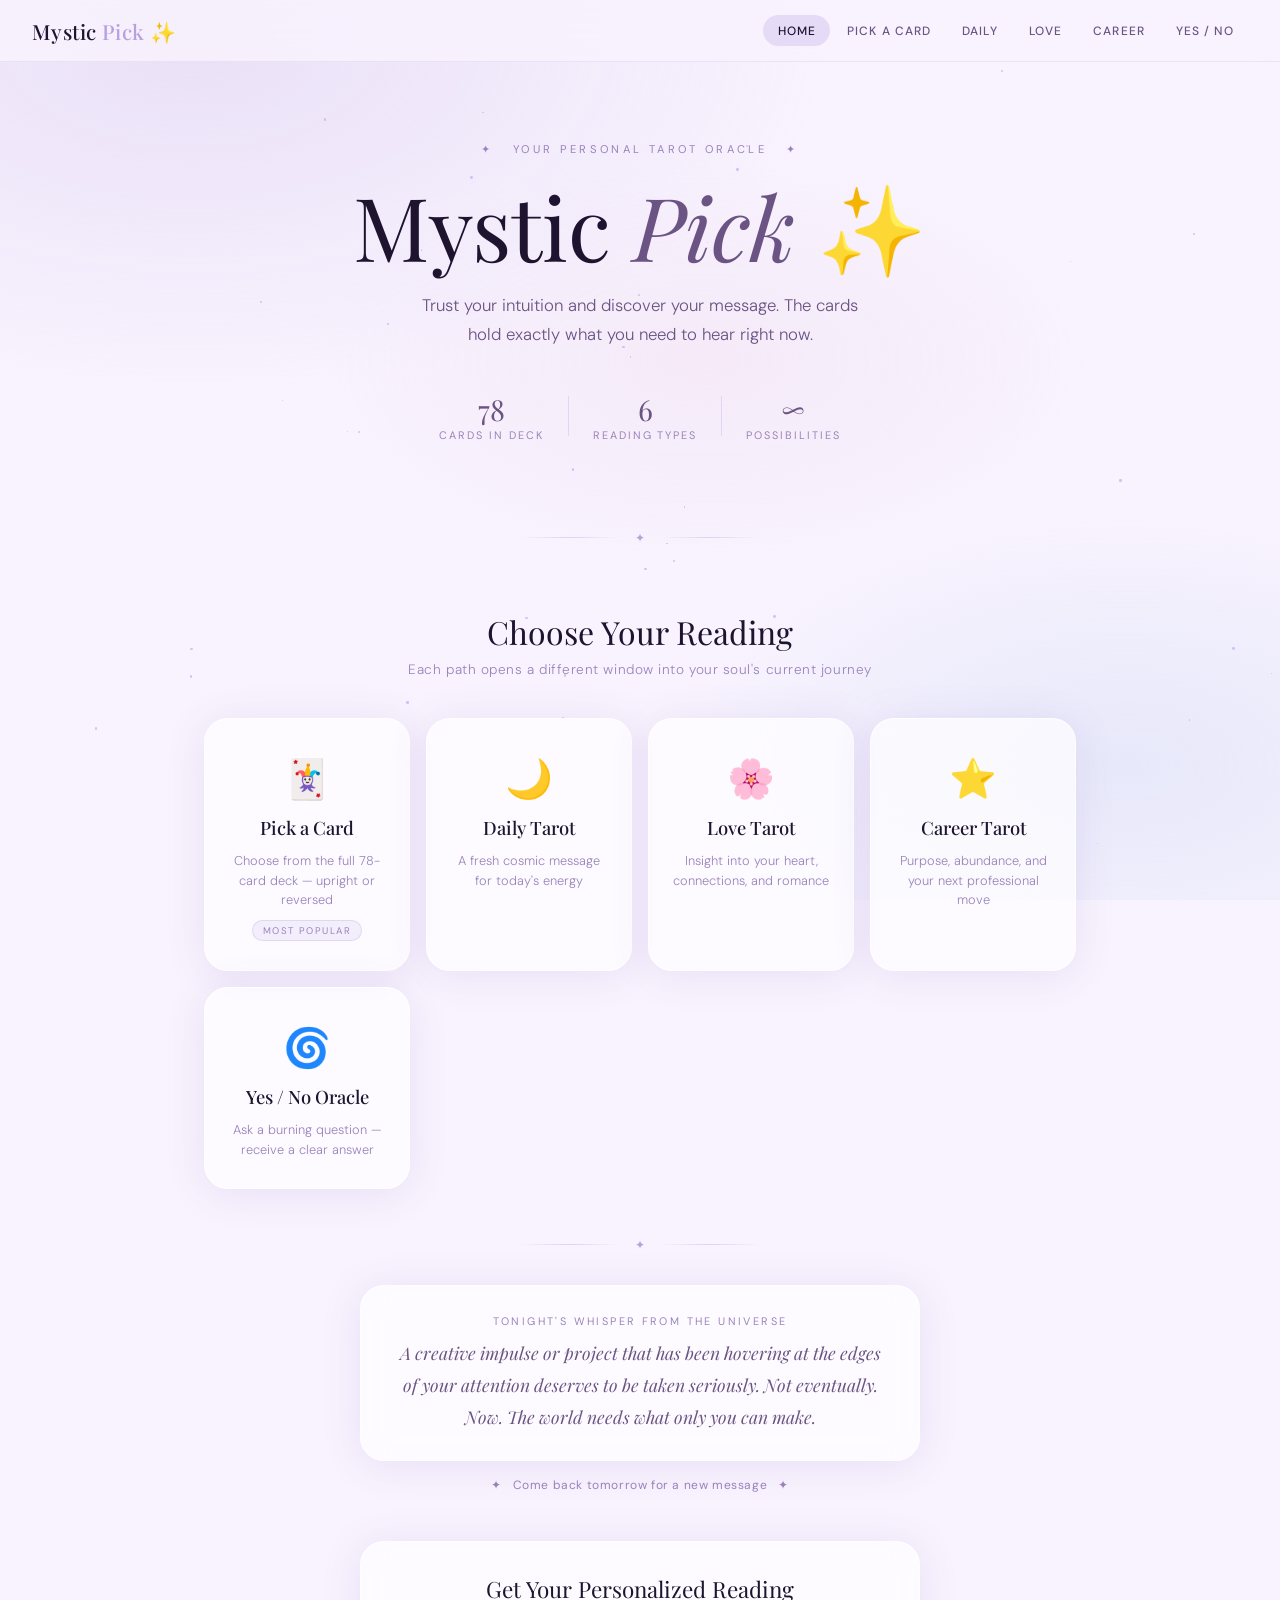
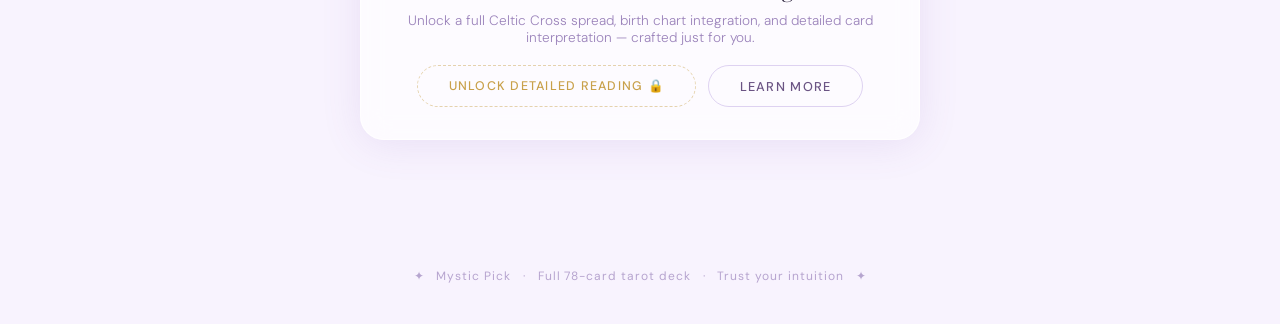
<file: index.html>
<!DOCTYPE html>
<html lang="en">
<head>
  <meta charset="UTF-8">
  <meta name="viewport" content="width=device-width, initial-scale=1.0">
  <title>Mystic Pick ✨ — Tarot Readings</title>
  <link rel="stylesheet" href="style.css">
  <script defer src="https://cdn.vercel-insights.com/v1/script.js"></script>
  <style>
    .home-subtitle-row {
      display: flex;
      align-items: center;
      justify-content: center;
      gap: 1.5rem;
      margin-bottom: 3rem;
      flex-wrap: wrap;
    }
    .home-stat {
      text-align: center;
    }
    .home-stat-num {
      font-family: var(--serif);
      font-size: 1.8rem;
      font-weight: 400;
      color: var(--ink2);
    }
    .home-stat-label {
      font-size: 0.68rem;
      letter-spacing: 0.18em;
      text-transform: uppercase;
      color: var(--ink3);
    }
    .stat-sep {
      width: 1px;
      height: 40px;
      background: rgba(184,159,224,0.3);
    }
    .tonight-strip {
      max-width: 560px;
      margin: 0 auto;
      padding: 1.75rem 2rem;
      text-align: center;
    }
    .tonight-eyebrow {
      font-size: 0.68rem;
      letter-spacing: 0.22em;
      text-transform: uppercase;
      color: var(--ink3);
      margin-bottom: 0.6rem;
    }
    .tonight-msg {
      font-family: var(--serif);
      font-size: 1.1rem;
      font-style: italic;
      color: var(--ink2);
      line-height: 1.8;
    }
    .feature-card .badge {
      font-size: 0.6rem;
      letter-spacing: 0.15em;
      text-transform: uppercase;
      padding: 3px 10px;
      border-radius: 50px;
      background: rgba(184,159,224,0.15);
      color: var(--ink3);
      border: 1px solid rgba(184,159,224,0.3);
    }
  </style>
</head>
<body>

<div id="star-field"></div>

<!-- Suspense overlay -->
<div class="suspense-overlay" id="suspense">
  <div class="suspense-glyph">🔮</div>
  <div class="suspense-text">Reading the cosmic energy…</div>
</div>

<nav>
  <a href="index.html" class="nav-brand">Mystic <span>Pick</span> ✨</a>
  <ul class="nav-links">
    <li><a href="index.html">Home</a></li>
    <li><a href="pick.html">Pick a Card</a></li>
    <li><a href="daily.html">Daily</a></li>
    <li><a href="love.html">Love</a></li>
    <li><a href="career.html">Career</a></li>
    <li><a href="yesno.html">Yes / No</a></li>
  </ul>
  <button class="burger" aria-label="Menu"><span></span><span></span><span></span></button>
</nav>

<div class="page">

  <!-- HERO -->
  <section class="hero fade-in">
    <p class="eyebrow">✦ &nbsp; Your Personal Tarot Oracle &nbsp; ✦</p>
    <h1 class="hero-title">Mystic <em>Pick</em> ✨</h1>
    <p class="hero-sub">Trust your intuition and discover your message. The cards hold exactly what you need to hear right now.</p>

    <div class="home-subtitle-row fade-in-2">
      <div class="home-stat"><div class="home-stat-num">78</div><div class="home-stat-label">Cards in Deck</div></div>
      <div class="stat-sep"></div>
      <div class="home-stat"><div class="home-stat-num">6</div><div class="home-stat-label">Reading Types</div></div>
      <div class="stat-sep"></div>
      <div class="home-stat"><div class="home-stat-num">∞</div><div class="home-stat-label">Possibilities</div></div>
    </div>
  </section>

  <div class="divider fade-in-3"><i>✦</i></div>

  <!-- READING MODES -->
  <section class="section fade-in-3">
    <p class="sec-title">Choose Your Reading</p>
    <p class="sec-sub">Each path opens a different window into your soul's current journey</p>

    <div class="feature-grid">
      <a href="pick.html" class="feature-card glass">
        <div class="feature-card-icon">🃏</div>
        <div class="feature-card-title">Pick a Card</div>
        <div class="feature-card-desc">Choose from the full 78-card deck — upright or reversed</div>
        <span class="badge">Most Popular</span>
      </a>
      <a href="daily.html" class="feature-card glass">
        <div class="feature-card-icon">🌙</div>
        <div class="feature-card-title">Daily Tarot</div>
        <div class="feature-card-desc">A fresh cosmic message for today's energy</div>
      </a>
      <a href="love.html" class="feature-card glass">
        <div class="feature-card-icon">🌸</div>
        <div class="feature-card-title">Love Tarot</div>
        <div class="feature-card-desc">Insight into your heart, connections, and romance</div>
      </a>
      <a href="career.html" class="feature-card glass">
        <div class="feature-card-icon">⭐</div>
        <div class="feature-card-title">Career Tarot</div>
        <div class="feature-card-desc">Purpose, abundance, and your next professional move</div>
      </a>
      <a href="yesno.html" class="feature-card glass">
        <div class="feature-card-icon">🌀</div>
        <div class="feature-card-title">Yes / No Oracle</div>
        <div class="feature-card-desc">Ask a burning question — receive a clear answer</div>
      </a>
    </div>
  </section>

  <!-- TONIGHT'S WHISPER -->
  <section class="section" style="padding-top:0">
    <div class="divider"><i>✦</i></div>
    <div class="tonight-strip glass fade-in">
      <p class="tonight-eyebrow">Tonight's whisper from the universe</p>
      <p class="tonight-msg" id="home-whisper"></p>
    </div>
    <p style="text-align:center;font-size:0.75rem;color:var(--ink3);margin-top:1rem;letter-spacing:0.05em">✦ &nbsp; Come back tomorrow for a new message &nbsp; ✦</p>
  </section>

  <!-- UNLOCK -->
  <section class="section" style="padding-top:0">
    <div class="unlock-strip glass">
      <h3>Get Your Personalized Reading</h3>
      <p>Unlock a full Celtic Cross spread, birth chart integration, and detailed card interpretation — crafted just for you.</p>
      <div class="btn-row">
        <button class="btn btn-unlock" onclick="alert('Personalized readings coming soon ✨')">Unlock Detailed Reading 🔒</button>
        <button class="btn btn-ghost" onclick="alert('Premium access coming soon ✨')">Learn More</button>
      </div>
    </div>
  </section>

</div>

<footer>
  ✦ &nbsp; Mystic Pick &nbsp; · &nbsp; Full 78-card tarot deck &nbsp; · &nbsp; Trust your intuition &nbsp; ✦
</footer>

<script src="deck.js"></script>
<script src="ui.js"></script>
<script>
  document.addEventListener('DOMContentLoaded', () => {
    const whispers = GENERAL_MESSAGES;
    document.getElementById('home-whisper').textContent = pick(whispers);
  });
</script>
</body>
</html>
</file>
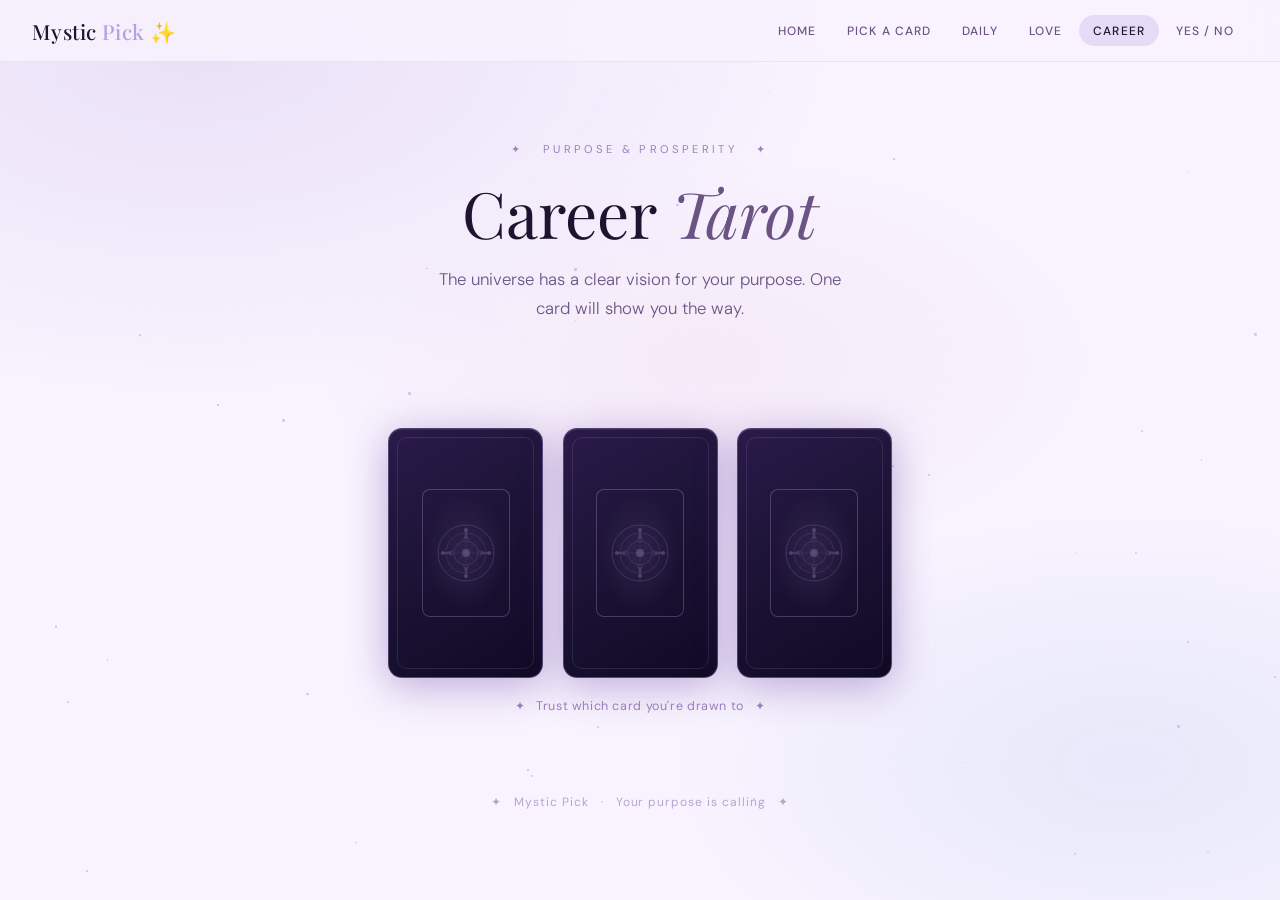
<file: career.html>
<!DOCTYPE html>
<html lang="en">
<head>
  <meta charset="UTF-8">
  <meta name="viewport" content="width=device-width, initial-scale=1.0">
  <title>Career Tarot — Mystic Pick ✨</title>
  <link rel="stylesheet" href="style.css">
  <script defer src="https://cdn.vercel-insights.com/v1/script.js"></script>
  <style>
    .career-pillars {
      display: grid;
      grid-template-columns: repeat(3, 1fr);
      gap: 0.75rem;
      max-width: 540px;
      margin: 2rem auto 0;
    }

    .career-pillar {
      padding: 1.2rem 0.9rem;
      text-align: center;
    }

    .pillar-icon   { font-size: 1.5rem; margin-bottom: 0.4rem; }
    .pillar-label  { font-size: 0.62rem; letter-spacing: 0.15em; text-transform: uppercase; color: var(--ink3); margin-bottom: 0.25rem; }
    .pillar-value  { font-family: var(--serif); font-size: 0.9rem; color: var(--ink2); }

    @media (max-width: 500px) {
      .career-pillars { grid-template-columns: 1fr; }
    }
  </style>
</head>
<body>

<div id="star-field"></div>

<div class="suspense-overlay" id="suspense">
  <div class="suspense-glyph">⭐</div>
  <div class="suspense-text">Aligning career energy…</div>
</div>

<nav>
  <a href="index.html" class="nav-brand">Mystic <span>Pick</span> ✨</a>
  <ul class="nav-links">
    <li><a href="index.html">Home</a></li>
    <li><a href="pick.html">Pick a Card</a></li>
    <li><a href="daily.html">Daily</a></li>
    <li><a href="love.html">Love</a></li>
    <li><a href="career.html">Career</a></li>
    <li><a href="yesno.html">Yes / No</a></li>
  </ul>
  <button class="burger" aria-label="Menu"><span></span><span></span><span></span></button>
</nav>

<div class="page">

  <!-- PICK SCREEN -->
  <div id="career-pick-screen">
    <section class="hero fade-in">
      <p class="eyebrow">✦ &nbsp; Purpose & Prosperity &nbsp; ✦</p>
      <h1 class="hero-title" style="font-size:clamp(2.2rem,6vw,4rem)">Career <em>Tarot</em></h1>
      <p class="hero-sub">The universe has a clear vision for your purpose. One card will show you the way.</p>
    </section>

    <section class="section" style="padding-top:0">
      <div class="cards-row" id="career-cards-row"></div>
      <p style="text-align:center;font-size:0.78rem;color:var(--ink3);margin-top:0.75rem;letter-spacing:0.05em">
        ✦ &nbsp; Trust which card you're drawn to &nbsp; ✦
      </p>
    </section>
  </div>

  <!-- RESULT SCREEN -->
  <div id="career-result-screen" style="display:none">
    <section class="hero fade-in" style="padding-bottom:1rem">
      <p class="eyebrow">✦ &nbsp; Career Reading &nbsp; ✦</p>
      <h1 class="hero-title" style="font-size:clamp(2rem,5vw,3.5rem)">Your Path <em>Forward</em></h1>
    </section>

    <section class="section" style="padding-top:0">
      <div class="result-panel">
        <div class="result-card glass">
          <span class="result-emoji" id="car-res-emoji"></span>
          <div class="result-card-name" id="car-res-name"></div>
          <div class="result-orientation" id="car-res-orient"></div>
          <div class="result-rule"></div>
          <p class="result-msg" id="car-res-msg"></p>
          <div class="result-keyword" id="car-res-kw"></div>
        </div>
      </div>

      <!-- Career insight messages -->
      <div class="msg-list" id="career-msgs-list" style="margin-top:2rem"></div>

      <div class="btn-row" style="margin-top:2rem">
        <button class="btn btn-primary" onclick="resetCareer()">New Reading</button>
        <button class="btn btn-unlock" onclick="alert('Full readings coming soon ✨')">Unlock Full Reading 🔒</button>
      </div>
    </section>

    <!-- Career pillars -->
    <section class="section" style="padding-top:0">
      <div class="divider"><i>✦</i></div>
      <p class="sec-title">Your Current Career Energies</p>
      <p class="sec-sub">Reflected in today's cosmic alignment</p>
      <div class="career-pillars" id="career-pillars"></div>
    </section>

    <section class="section" style="padding-top:0;padding-bottom:3rem">
      <div class="unlock-strip glass">
        <h3>Get Your Personalized Reading</h3>
        <p>Unlock a full career spread with timeline guidance, salary & opportunity predictions, and a step-by-step action plan from the cards.</p>
        <button class="btn btn-unlock" onclick="alert('Coming soon ✨')">Unlock Career Deep-Dive 🔒</button>
      </div>
    </section>
  </div>

</div>

<footer>✦ &nbsp; Mystic Pick &nbsp; · &nbsp; Your purpose is calling &nbsp; ✦</footer>

<script src="deck.js"></script>
<script src="ui.js"></script>
<script>
  const CAREER_PILLAR_DATA = [
    { icon:"🎯", label:"Focus Area",    vals:["Deep Skill-Building","Visibility","Networking","Strategy","Creativity","Leadership"] },
    { icon:"💰", label:"Abundance Flow",vals:["Building","Accelerating","Receiving","Conserving","Planting Seeds","Harvesting"] },
    { icon:"⏳", label:"Timeline",      vals:["Now","Next Month","3–6 Months","Long Game","Imminent","Patience Needed"] },
    { icon:"🔑", label:"Key Action",    vals:["Ask","Create","Release","Commit","Pivot","Learn","Collaborate"] },
    { icon:"🌱", label:"Growth Mode",   vals:["Inner Alignment","Outer Expression","Foundation","Expansion","Transition","Mastery"] },
    { icon:"🧭", label:"Direction",     vals:["Stay the Course","Change Direction","Accelerate","Slow Down","New Chapter","Finish First"] },
  ];

  function dealCareerCards() {
    buildCards('career-cards-row', 3, onCareerCard);
  }

  function onCareerCard({ card, reversed }) {
    showSuspense(1000).then(() => {
      document.getElementById('car-res-emoji').textContent = card.emoji;
      document.getElementById('car-res-name').textContent  = card.name;

      const orientEl = document.getElementById('car-res-orient');
      orientEl.textContent = reversed ? '⟳ Reversed' : '↑ Upright';
      orientEl.className   = 'result-orientation ' + (reversed ? 'rev' : 'up');

      document.getElementById('car-res-msg').textContent = reversed ? card.reversed : card.upright;
      document.getElementById('car-res-kw').textContent  = card.keywords ? card.keywords[0] : 'Career';

      // Career insight messages
      const msgs = pickN(CAREER_MESSAGES, 4);
      const list = document.getElementById('career-msgs-list');
      list.innerHTML = '';
      const labels = ['Current Energy', 'Hidden Strength', 'What to Pursue', 'The Outcome'];
      msgs.forEach((m, i) => {
        const div = document.createElement('div');
        div.className = 'msg-card glass';
        div.style.animationDelay = (i * 0.1) + 's';
        div.innerHTML = `
          <div class="msg-icon">${m.icon}</div>
          <div class="msg-body">
            <div class="msg-label">${labels[i]}</div>
            <div class="msg-title">${m.title}</div>
            <div class="msg-text">${m.text}</div>
            <span class="msg-kw">${m.keyword}</span>
          </div>`;
        list.appendChild(div);
      });

      // Pillars
      const pillars = document.getElementById('career-pillars');
      pillars.innerHTML = '';
      CAREER_PILLAR_DATA.forEach(p => {
        const div = document.createElement('div');
        div.className = 'career-pillar glass';
        div.innerHTML = `
          <div class="pillar-icon">${p.icon}</div>
          <div class="pillar-label">${p.label}</div>
          <div class="pillar-value">${pick(p.vals)}</div>`;
        pillars.appendChild(div);
      });

      document.getElementById('career-pick-screen').style.display   = 'none';
      document.getElementById('career-result-screen').style.display = 'block';
      window.scrollTo({ top: 0, behavior: 'smooth' });
    });
  }

  function resetCareer() {
    document.getElementById('career-result-screen').style.display = 'none';
    document.getElementById('career-pick-screen').style.display   = 'block';
    window.scrollTo({ top: 0, behavior: 'smooth' });
    dealCareerCards();
  }

  document.addEventListener('DOMContentLoaded', dealCareerCards);
</script>
</body>
</html>
</file>
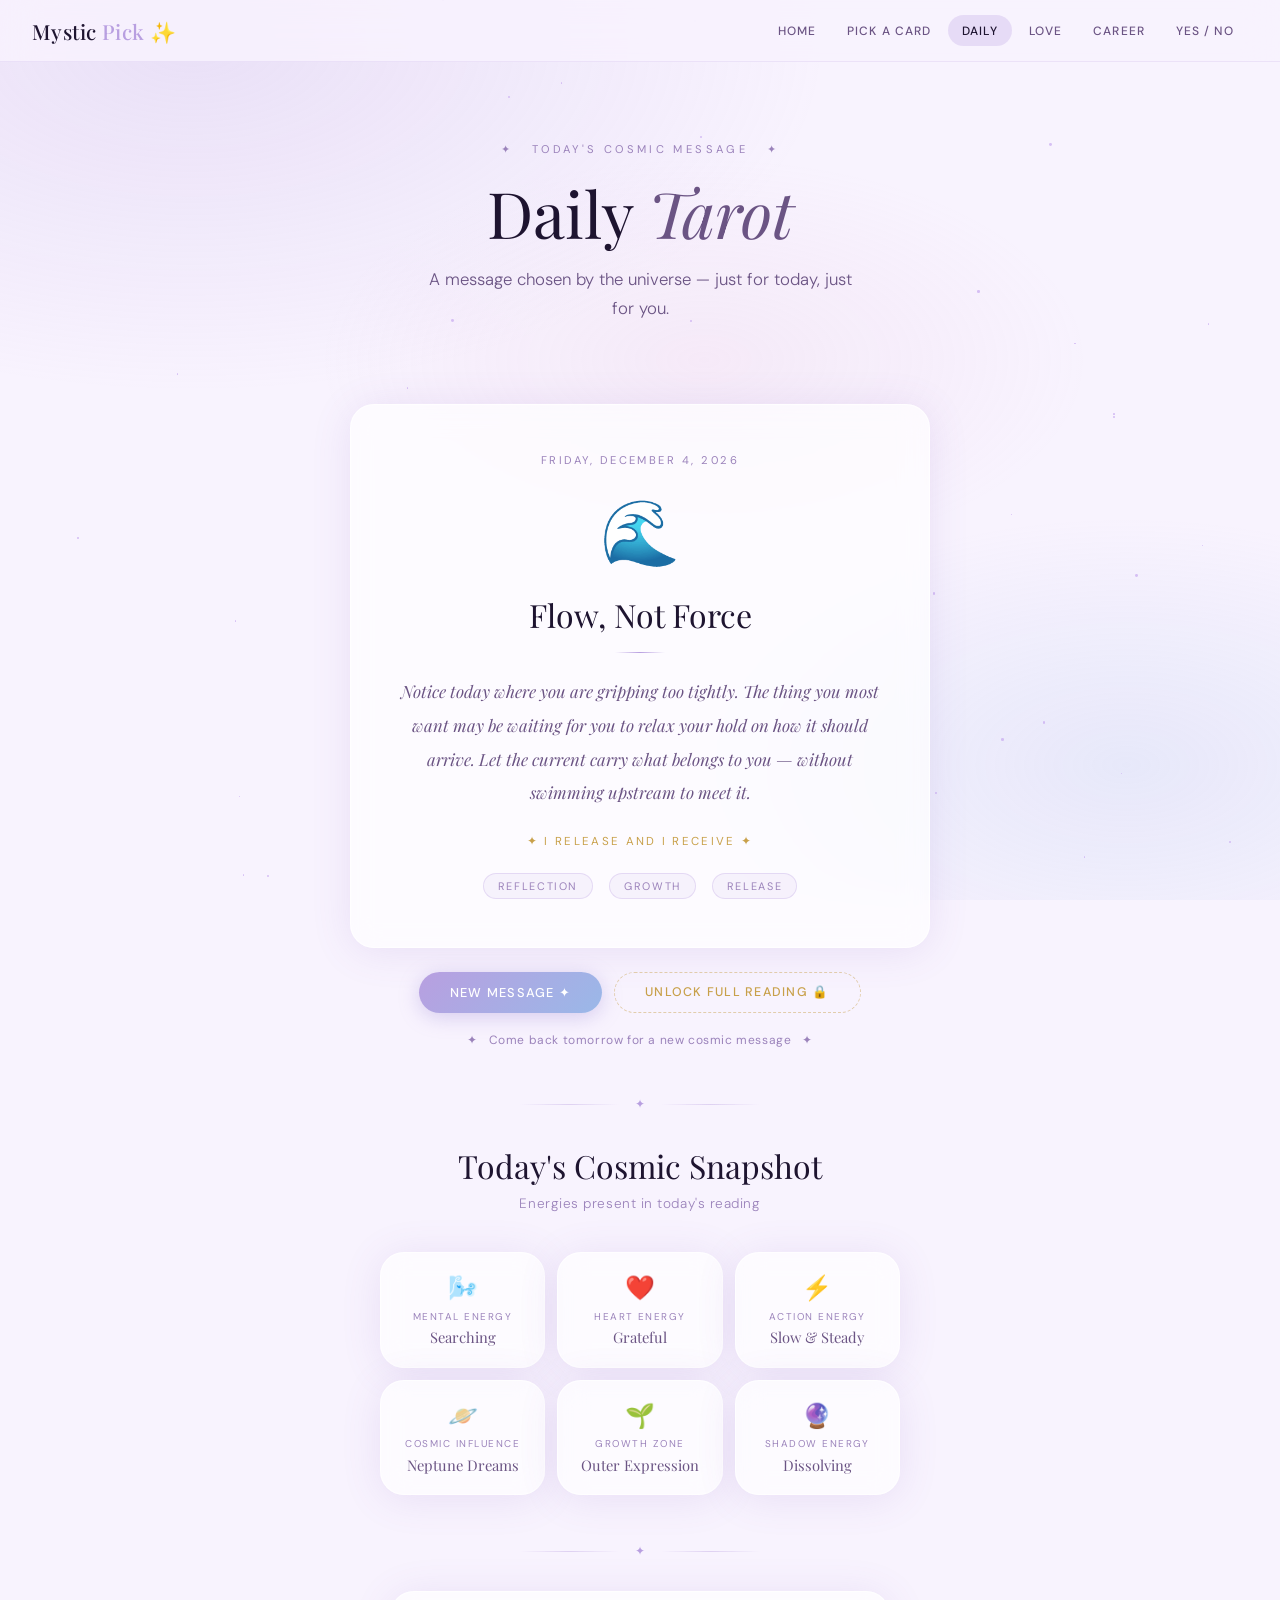
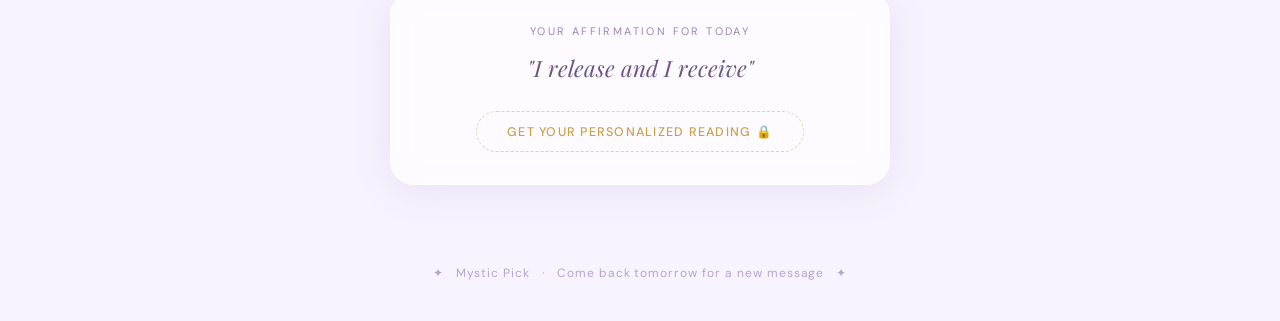
<file: daily.html>
<!DOCTYPE html>
<html lang="en">
<head>
  <meta charset="UTF-8">
  <meta name="viewport" content="width=device-width, initial-scale=1.0">
  <title>Daily Tarot — Mystic Pick ✨</title>
  <link rel="stylesheet" href="style.css">
  <script defer src="https://cdn.vercel-insights.com/v1/script.js"></script>
  <style>
    .daily-energy-bar {
      display: flex;
      gap: 1rem;
      justify-content: center;
      margin: 1.5rem 0 0;
      flex-wrap: wrap;
    }

    .energy-pill {
      font-size: 0.68rem;
      letter-spacing: 0.15em;
      text-transform: uppercase;
      padding: 5px 14px;
      border-radius: 50px;
      background: rgba(184,159,224,0.1);
      color: var(--ink3);
      border: 1px solid rgba(184,159,224,0.3);
    }

    .moon-phase {
      text-align: center;
      margin: 2.5rem 0 0;
    }

    .moon-phase-label {
      font-size: 0.7rem;
      letter-spacing: 0.2em;
      text-transform: uppercase;
      color: var(--ink3);
      margin-bottom: 0.5rem;
    }

    .moon-phase-val {
      font-family: var(--serif);
      font-size: 1.2rem;
      color: var(--ink2);
    }

    .daily-mini-grid {
      display: grid;
      grid-template-columns: repeat(3, 1fr);
      gap: 0.75rem;
      max-width: 520px;
      margin: 2rem auto 0;
    }

    .mini-insight {
      padding: 1.2rem 1rem;
      text-align: center;
    }

    .mini-insight-icon { font-size: 1.5rem; margin-bottom: 0.4rem; }

    .mini-insight-label {
      font-size: 0.62rem;
      letter-spacing: 0.15em;
      text-transform: uppercase;
      color: var(--ink3);
      margin-bottom: 0.3rem;
    }

    .mini-insight-val {
      font-family: var(--serif);
      font-size: 0.92rem;
      color: var(--ink2);
      font-weight: 400;
    }

    @media (max-width: 500px) {
      .daily-mini-grid { grid-template-columns: 1fr; }
    }
  </style>
</head>
<body>

<div id="star-field"></div>

<nav>
  <a href="index.html" class="nav-brand">Mystic <span>Pick</span> ✨</a>
  <ul class="nav-links">
    <li><a href="index.html">Home</a></li>
    <li><a href="pick.html">Pick a Card</a></li>
    <li><a href="daily.html">Daily</a></li>
    <li><a href="love.html">Love</a></li>
    <li><a href="career.html">Career</a></li>
    <li><a href="yesno.html">Yes / No</a></li>
  </ul>
  <button class="burger" aria-label="Menu"><span></span><span></span><span></span></button>
</nav>

<div class="page">

  <section class="hero fade-in">
    <p class="eyebrow">✦ &nbsp; Today's Cosmic Message &nbsp; ✦</p>
    <h1 class="hero-title" style="font-size:clamp(2.2rem,6vw,4rem)">Daily <em>Tarot</em></h1>
    <p class="hero-sub">A message chosen by the universe — just for today, just for you.</p>
  </section>

  <section class="section" style="padding-top:0">
    <div class="daily-card glass fade-in-2">
      <div class="daily-date" id="daily-date"></div>
      <span class="daily-icon" id="daily-icon"></span>
      <div class="daily-title" id="daily-title"></div>
      <div class="result-rule" style="margin:0.9rem auto 1.4rem"></div>
      <p class="daily-msg" id="daily-msg"></p>
      <div class="daily-aff" id="daily-aff"></div>

      <div class="daily-energy-bar" id="energy-bar"></div>
    </div>

    <div class="btn-row fade-in-3" style="margin-top:1.5rem">
      <button class="btn btn-primary" onclick="newDailyMessage()">New Message ✦</button>
      <button class="btn btn-unlock" onclick="alert('Full readings coming soon ✨')">Unlock Full Reading 🔒</button>
    </div>

    <p style="text-align:center;font-size:0.75rem;color:var(--ink3);margin-top:1.2rem;letter-spacing:0.05em">
      ✦ &nbsp; Come back tomorrow for a new cosmic message &nbsp; ✦
    </p>
  </section>

  <!-- Mini insights -->
  <section class="section" style="padding-top:0">
    <div class="divider"><i>✦</i></div>
    <p class="sec-title">Today's Cosmic Snapshot</p>
    <p class="sec-sub">Energies present in today's reading</p>

    <div class="daily-mini-grid" id="mini-grid"></div>
  </section>

  <!-- Affirmation box -->
  <section class="section" style="padding-top:0; padding-bottom:3rem">
    <div class="divider"><i>✦</i></div>
    <div class="glass" style="max-width:500px;margin:0 auto;padding:2rem;text-align:center">
      <p style="font-size:0.68rem;letter-spacing:0.22em;text-transform:uppercase;color:var(--ink3);margin-bottom:0.75rem">Your Affirmation for Today</p>
      <p style="font-family:var(--serif);font-size:1.4rem;font-weight:400;font-style:italic;color:var(--ink2);line-height:1.65" id="aff-display"></p>
      <div style="margin-top:1.5rem">
        <button class="btn btn-unlock" onclick="alert('Personalized readings coming soon ✨')">Get Your Personalized Reading 🔒</button>
      </div>
    </div>
  </section>

</div>

<footer>✦ &nbsp; Mystic Pick &nbsp; · &nbsp; Come back tomorrow for a new message &nbsp; ✦</footer>

<script src="deck.js"></script>
<script src="ui.js"></script>
<script>
  const MINI_THEMES = [
    { icon:"🌬️", label:"Mental Energy",   vals:["Clear & Sharp","Dreamy & Soft","Searching","Grounded","Expansive"] },
    { icon:"❤️", label:"Heart Energy",    vals:["Open & Warm","Healing","Tender","Longing","Grateful"] },
    { icon:"⚡",  label:"Action Energy",   vals:["High Momentum","Slow & Steady","Pivot Point","Rest First","Bold Move"] },
    { icon:"🪐",  label:"Cosmic Influence",vals:["Uranus Rising","Luna's Pull","Solar Surge","Saturn Steady","Neptune Dreams"] },
    { icon:"🌱",  label:"Growth Zone",     vals:["Inner Work","Outer Expression","Deep Roots","New Seeds","Full Bloom"] },
    { icon:"🔮",  label:"Shadow Energy",   vals:["Integration","Release","Acknowledgement","Acceptance","Dissolving"] },
  ];

  let currentCard;

  function renderDaily(card) {
    document.getElementById('daily-date').textContent  = today();
    document.getElementById('daily-icon').textContent  = card.icon;
    document.getElementById('daily-title').textContent = card.title;
    document.getElementById('daily-msg').textContent   = card.msg;
    document.getElementById('daily-aff').textContent   = '✦  ' + card.affirmation + '  ✦';
    document.getElementById('aff-display').textContent = '"' + card.affirmation + '"';

    // Energy pills
    const energies = ['Reflection', 'Intuition', 'Transformation', 'Growth', 'Healing', 'Clarity', 'Release'];
    const bar = document.getElementById('energy-bar');
    bar.innerHTML = '';
    pickN(energies, 3).forEach(e => {
      const pill = document.createElement('span');
      pill.className = 'energy-pill';
      pill.textContent = e;
      bar.appendChild(pill);
    });

    // Mini grid
    const grid = document.getElementById('mini-grid');
    grid.innerHTML = '';
    MINI_THEMES.forEach(theme => {
      const div = document.createElement('div');
      div.className = 'mini-insight glass';
      div.innerHTML = `
        <div class="mini-insight-icon">${theme.icon}</div>
        <div class="mini-insight-label">${theme.label}</div>
        <div class="mini-insight-val">${pick(theme.vals)}</div>`;
      grid.appendChild(div);
    });
  }

  function newDailyMessage() {
    const next = pick(DAILY_CARDS.filter(c => c !== currentCard));
    currentCard = next;
    renderDaily(currentCard);
    window.scrollTo({ top: 0, behavior: 'smooth' });
  }

  document.addEventListener('DOMContentLoaded', () => {
    currentCard = pick(DAILY_CARDS);
    renderDaily(currentCard);
  });
</script>
</body>
</html>
</file>
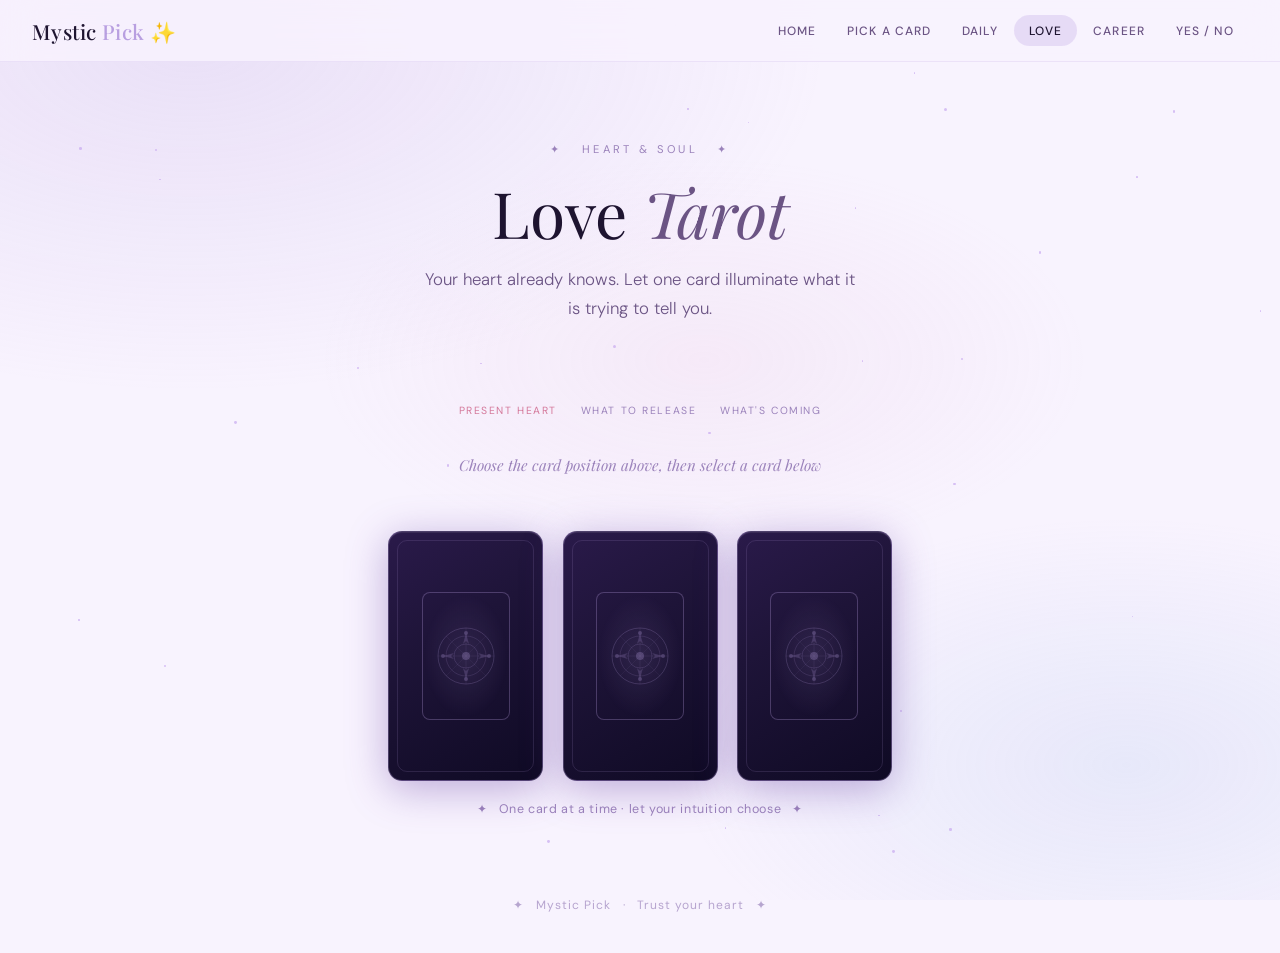
<file: love.html>
<!DOCTYPE html>
<html lang="en">
<head>
  <meta charset="UTF-8">
  <meta name="viewport" content="width=device-width, initial-scale=1.0">
  <title>Love Tarot — Mystic Pick ✨</title>
  <link rel="stylesheet" href="style.css">
  <script defer src="https://cdn.vercel-insights.com/v1/script.js"></script>
  <style>
    .love-pick-hint {
      text-align: center;
      font-family: var(--serif);
      font-style: italic;
      font-size: 0.95rem;
      color: var(--ink3);
      margin-bottom: 2rem;
    }

    .spread-positions {
      display: flex;
      gap: 1.5rem;
      justify-content: center;
      flex-wrap: wrap;
      margin-bottom: 2rem;
    }

    .spread-pos {
      text-align: center;
      cursor: pointer;
    }

    .spread-pos-label {
      font-size: 0.65rem;
      letter-spacing: 0.15em;
      text-transform: uppercase;
      color: var(--ink3);
      margin-bottom: 0.4rem;
    }

    .spread-pos.active .spread-pos-label { color: var(--rose); }

    .love-result-header {
      display: flex;
      align-items: center;
      gap: 0.75rem;
      margin-bottom: 1.2rem;
    }

    .pos-badge {
      font-size: 0.62rem;
      letter-spacing: 0.15em;
      text-transform: uppercase;
      padding: 4px 12px;
      border-radius: 50px;
      background: rgba(212,120,154,0.1);
      color: var(--rose);
      border: 1px solid rgba(212,120,154,0.3);
    }

    .love-msgs-grid {
      display: grid;
      gap: 1rem;
    }

    .love-full-card {
      padding: 2.5rem 2rem;
      text-align: center;
      max-width: 540px;
      margin: 0 auto;
    }
  </style>
</head>
<body>

<div id="star-field"></div>

<div class="suspense-overlay" id="suspense">
  <div class="suspense-glyph">🌸</div>
  <div class="suspense-text">Reading the love energy…</div>
</div>

<nav>
  <a href="index.html" class="nav-brand">Mystic <span>Pick</span> ✨</a>
  <ul class="nav-links">
    <li><a href="index.html">Home</a></li>
    <li><a href="pick.html">Pick a Card</a></li>
    <li><a href="daily.html">Daily</a></li>
    <li><a href="love.html">Love</a></li>
    <li><a href="career.html">Career</a></li>
    <li><a href="yesno.html">Yes / No</a></li>
  </ul>
  <button class="burger" aria-label="Menu"><span></span><span></span><span></span></button>
</nav>

<div class="page">

  <!-- PICK SCREEN -->
  <div id="love-pick-screen">
    <section class="hero fade-in">
      <p class="eyebrow">✦ &nbsp; Heart & Soul &nbsp; ✦</p>
      <h1 class="hero-title" style="font-size:clamp(2.2rem,6vw,4rem)">Love <em>Tarot</em></h1>
      <p class="hero-sub">Your heart already knows. Let one card illuminate what it is trying to tell you.</p>
    </section>

    <section class="section" style="padding-top:0">
      <div class="spread-positions">
        <div class="spread-pos active" id="pos0">
          <div class="spread-pos-label">Present Heart</div>
        </div>
        <div class="spread-pos" id="pos1">
          <div class="spread-pos-label">What to Release</div>
        </div>
        <div class="spread-pos" id="pos2">
          <div class="spread-pos-label">What's Coming</div>
        </div>
      </div>

      <p class="love-pick-hint">Choose the card position above, then select a card below</p>

      <div class="cards-row" id="love-cards-row"></div>
      <p style="text-align:center;font-size:0.78rem;color:var(--ink3);margin-top:0.75rem;letter-spacing:0.05em">
        ✦ &nbsp; One card at a time · let your intuition choose &nbsp; ✦
      </p>
    </section>
  </div>

  <!-- RESULT SCREEN -->
  <div id="love-result-screen" style="display:none">
    <section class="hero fade-in" style="padding-bottom:1rem">
      <p class="eyebrow">✦ &nbsp; Love Reading &nbsp; ✦</p>
      <h1 class="hero-title" style="font-size:clamp(2rem,5vw,3.5rem)">Your Heart <em>Speaks</em></h1>
    </section>

    <section class="section" style="padding-top:0">
      <!-- Main card result -->
      <div class="result-panel">
        <div class="result-card glass">
          <span class="result-emoji" id="love-res-emoji"></span>
          <div class="result-card-name" id="love-res-name"></div>
          <div style="display:flex;gap:0.5rem;justify-content:center;margin-bottom:1rem;flex-wrap:wrap">
            <div class="result-orientation" id="love-res-orient"></div>
            <div class="pos-badge" id="love-res-pos"></div>
          </div>
          <div class="result-rule"></div>
          <p class="result-msg" id="love-res-msg"></p>
          <div class="result-keyword" id="love-res-kw"></div>
        </div>
      </div>

      <!-- Love insight messages (3 static) -->
      <div class="love-msgs-grid" id="love-msgs-grid" style="margin-top:2rem"></div>

      <div class="btn-row" style="margin-top:2rem">
        <button class="btn btn-primary" onclick="resetLove()">New Reading</button>
        <button class="btn btn-unlock" onclick="alert('Full readings coming soon ✨')">Unlock Full Reading 🔒</button>
      </div>
    </section>

    <section class="section" style="padding-top:0;padding-bottom:3rem">
      <div class="unlock-strip glass">
        <h3>Ready for a Full Love Spread?</h3>
        <p>Unlock a 7-card relationship spread — past karma, current dynamic, hidden feelings, and the final outcome — all personalised for you.</p>
        <button class="btn btn-unlock" onclick="alert('Coming soon ✨')">Get Your Love Reading 🔒</button>
      </div>
    </section>
  </div>

</div>

<footer>✦ &nbsp; Mystic Pick &nbsp; · &nbsp; Trust your heart &nbsp; ✦</footer>

<script src="deck.js"></script>
<script src="ui.js"></script>
<script>
  const LOVE_POSITIONS = ['Present Heart', 'What to Release', 'What\'s Coming'];
  let activePos = 0;

  document.querySelectorAll('.spread-pos').forEach((el, i) => {
    el.addEventListener('click', () => {
      document.querySelectorAll('.spread-pos').forEach(p => p.classList.remove('active'));
      el.classList.add('active');
      activePos = i;
    });
  });

  function dealLoveCards() {
    buildCards('love-cards-row', 3, onLoveCard);
  }

  function onLoveCard({ card, reversed }) {
    showSuspense(1000).then(() => {
      document.getElementById('love-res-emoji').textContent = card.emoji;
      document.getElementById('love-res-name').textContent  = card.name;
      document.getElementById('love-res-pos').textContent   = LOVE_POSITIONS[activePos];

      const orientEl = document.getElementById('love-res-orient');
      orientEl.textContent = reversed ? '⟳ Reversed' : '↑ Upright';
      orientEl.className   = 'result-orientation ' + (reversed ? 'rev' : 'up');

      document.getElementById('love-res-msg').textContent = reversed ? card.reversed : card.upright;
      document.getElementById('love-res-kw').textContent  = card.keywords ? card.keywords[0] : 'Love';

      // Love insight cards
      const msgs = pickN(LOVE_MESSAGES, 3);
      const grid = document.getElementById('love-msgs-grid');
      grid.innerHTML = '';
      const labels = ['The Heart Says', 'The Soul Knows', 'The Path Forward'];
      msgs.forEach((m, i) => {
        const div = document.createElement('div');
        div.className = 'msg-card glass';
        div.style.animationDelay = (i * 0.1) + 's';
        div.innerHTML = `
          <div class="msg-icon">${m.icon}</div>
          <div class="msg-body">
            <div class="msg-label">${labels[i]}</div>
            <div class="msg-title">${m.title}</div>
            <div class="msg-text">${m.text}</div>
            <span class="msg-kw">${m.keyword}</span>
          </div>`;
        grid.appendChild(div);
      });

      document.getElementById('love-pick-screen').style.display   = 'none';
      document.getElementById('love-result-screen').style.display = 'block';
      window.scrollTo({ top: 0, behavior: 'smooth' });
    });
  }

  function resetLove() {
    document.getElementById('love-result-screen').style.display = 'none';
    document.getElementById('love-pick-screen').style.display   = 'block';
    window.scrollTo({ top: 0, behavior: 'smooth' });
    dealLoveCards();
  }

  document.addEventListener('DOMContentLoaded', dealLoveCards);
</script>
</body>
</html>
</file>
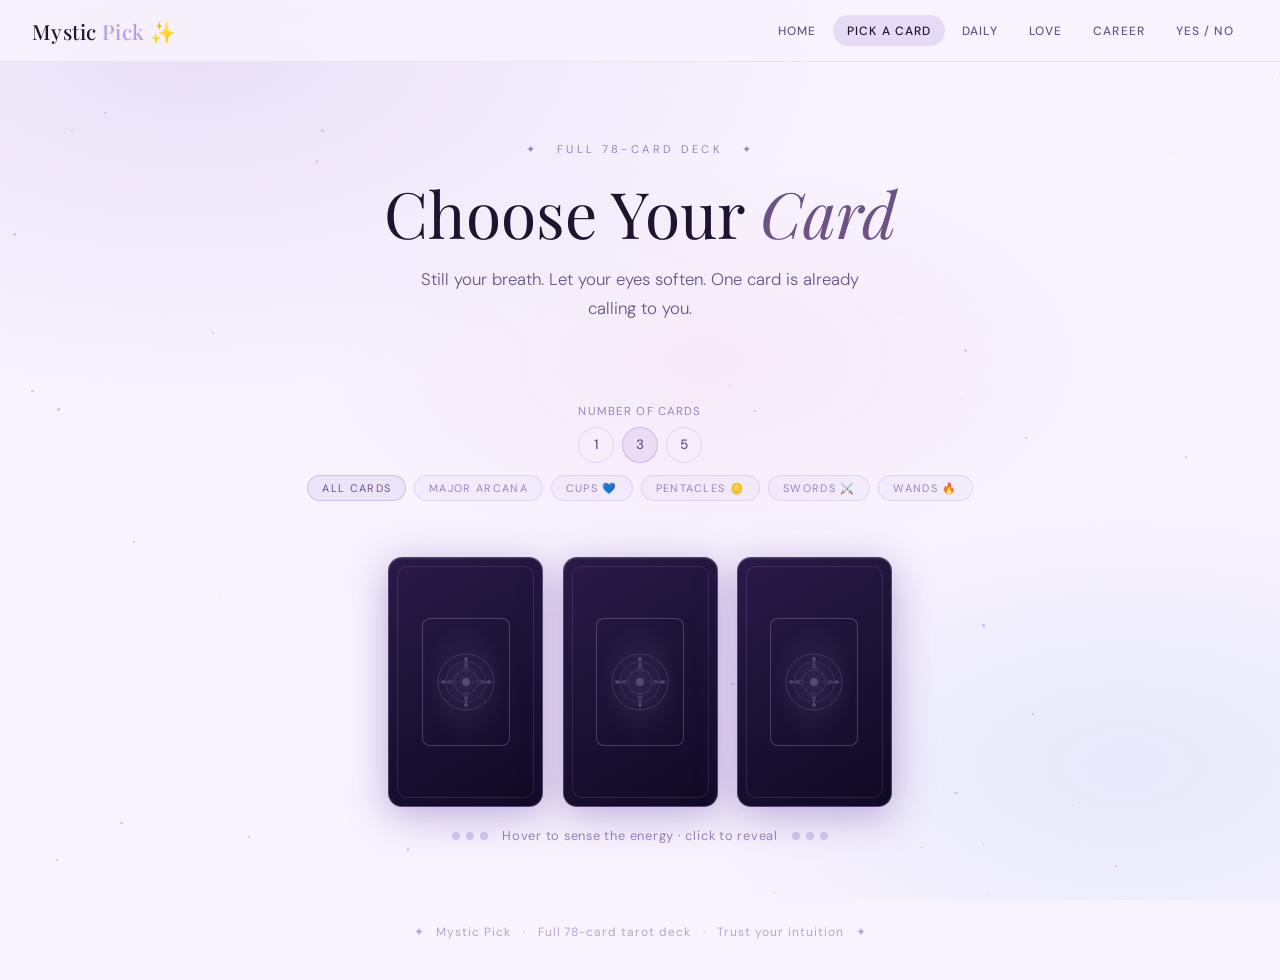
<file: pick.html>
<!DOCTYPE html>
<html lang="en">
<head>
  <meta charset="UTF-8">
  <meta name="viewport" content="width=device-width, initial-scale=1.0">
  <title>Pick a Card — Mystic Pick ✨</title>
  <link rel="stylesheet" href="style.css">
  <script defer src="https://cdn.vercel-insights.com/v1/script.js"></script>
  <style>
    .pick-instruction {
      text-align: center;
      font-size: 0.8rem;
      color: var(--ink3);
      letter-spacing: 0.06em;
      margin-top: 0.75rem;
    }

    .pick-instruction span {
      display: inline-block;
      width: 8px;
      height: 8px;
      border-radius: 50%;
      background: rgba(184,159,224,0.5);
      margin: 0 3px;
      animation: twinkle 2s infinite;
    }
    .pick-instruction span:nth-child(2) { animation-delay:0.3s; }
    .pick-instruction span:nth-child(3) { animation-delay:0.6s; }

    .suit-chips {
      display: flex;
      gap: 0.5rem;
      justify-content: center;
      flex-wrap: wrap;
      margin-bottom: 2rem;
    }

    .suit-chip {
      font-size: 0.68rem;
      letter-spacing: 0.12em;
      text-transform: uppercase;
      padding: 5px 14px;
      border-radius: 50px;
      border: 1px solid rgba(184,159,224,0.3);
      background: rgba(184,159,224,0.07);
      color: var(--ink3);
      cursor: pointer;
      transition: all 0.2s;
    }

    .suit-chip:hover,
    .suit-chip.active {
      background: rgba(184,159,224,0.18);
      color: var(--ink2);
      border-color: rgba(184,159,224,0.55);
    }

    .count-chips {
      display: flex;
      gap: 0.5rem;
      justify-content: center;
      margin-bottom: 0.75rem;
    }

    .count-chip {
      width: 36px;
      height: 36px;
      border-radius: 50%;
      border: 1px solid rgba(184,159,224,0.35);
      background: transparent;
      color: var(--ink2);
      font-size: 0.85rem;
      font-weight: 500;
      cursor: pointer;
      transition: all 0.2s;
      font-family: var(--sans);
    }

    .count-chip.active,
    .count-chip:hover {
      background: rgba(184,159,224,0.2);
      border-color: rgba(184,159,224,0.6);
    }

    .card-count-label {
      text-align: center;
      font-size: 0.72rem;
      color: var(--ink3);
      letter-spacing: 0.1em;
      text-transform: uppercase;
      margin-bottom: 0.5rem;
    }
  </style>
</head>
<body>

<div id="star-field"></div>

<div class="suspense-overlay" id="suspense">
  <div class="suspense-glyph">⭐</div>
  <div class="suspense-text">The cards are speaking…</div>
</div>

<nav>
  <a href="index.html" class="nav-brand">Mystic <span>Pick</span> ✨</a>
  <ul class="nav-links">
    <li><a href="index.html">Home</a></li>
    <li><a href="pick.html">Pick a Card</a></li>
    <li><a href="daily.html">Daily</a></li>
    <li><a href="love.html">Love</a></li>
    <li><a href="career.html">Career</a></li>
    <li><a href="yesno.html">Yes / No</a></li>
  </ul>
  <button class="burger" aria-label="Menu"><span></span><span></span><span></span></button>
</nav>

<div class="page">

  <!-- PICK SCREEN -->
  <div id="pick-screen">
    <section class="hero fade-in">
      <p class="eyebrow">✦ &nbsp; Full 78-Card Deck &nbsp; ✦</p>
      <h1 class="hero-title" style="font-size:clamp(2.2rem,6vw,4rem)">Choose Your <em>Card</em></h1>
      <p class="hero-sub">Still your breath. Let your eyes soften. One card is already calling to you.</p>
    </section>

    <section class="section" style="padding-top:0">

      <!-- Controls -->
      <div class="card-count-label">Number of cards</div>
      <div class="count-chips" id="count-chips">
        <button class="count-chip" data-n="1">1</button>
        <button class="count-chip active" data-n="3">3</button>
        <button class="count-chip" data-n="5">5</button>
      </div>

      <div class="suit-chips" id="suit-chips">
        <span class="suit-chip active" data-suit="all">All Cards</span>
        <span class="suit-chip" data-suit="major">Major Arcana</span>
        <span class="suit-chip" data-suit="cups">Cups 💙</span>
        <span class="suit-chip" data-suit="pentacles">Pentacles 🪙</span>
        <span class="suit-chip" data-suit="swords">Swords ⚔️</span>
        <span class="suit-chip" data-suit="wands">Wands 🔥</span>
      </div>

      <div class="cards-row" id="cards-row"></div>
      <p class="pick-instruction">
        <span></span><span></span><span></span>
        &nbsp; Hover to sense the energy · click to reveal &nbsp;
        <span></span><span></span><span></span>
      </p>
    </section>
  </div>

  <!-- RESULT SCREEN -->
  <div id="result-screen" style="display:none">
    <section class="hero fade-in" style="padding-bottom:1rem">
      <p class="eyebrow" id="res-suit-label">✦ &nbsp; Your Reading &nbsp; ✦</p>
      <h1 class="hero-title" style="font-size:clamp(2rem,5vw,3.5rem)">Your <em>Message</em></h1>
    </section>

    <section class="section" style="padding-top:0">
      <div class="result-panel">
        <div class="result-card glass">
          <span class="result-emoji" id="res-emoji"></span>
          <div class="result-card-name" id="res-name"></div>
          <div class="result-orientation" id="res-orient"></div>
          <div class="result-rule"></div>
          <p class="result-msg" id="res-msg"></p>
          <div class="result-keyword" id="res-kw"></div>
        </div>

        <div class="btn-row">
          <button class="btn btn-primary" onclick="resetPick()">Pick Again</button>
          <button class="btn btn-ghost" onclick="resetPick()">Try Different Cards</button>
        </div>

        <div style="margin-top:1.5rem">
          <button class="btn btn-unlock" onclick="alert('Full readings coming soon ✨')">Unlock Detailed Reading 🔒</button>
        </div>
      </div>
    </section>

    <section class="section" style="padding-top:0;padding-bottom:3rem">
      <div class="unlock-strip glass">
        <h3>Want More Depth?</h3>
        <p>A full Celtic Cross spread reveals past influences, hidden factors, and the final outcome — all from your unique birth chart.</p>
        <button class="btn btn-unlock" onclick="alert('Personalized readings coming soon ✨')">Get Your Personalized Reading 🔒</button>
      </div>
    </section>
  </div>

</div>

<footer>✦ &nbsp; Mystic Pick &nbsp; · &nbsp; Full 78-card tarot deck &nbsp; · &nbsp; Trust your intuition &nbsp; ✦</footer>

<script src="deck.js"></script>
<script src="ui.js"></script>
<script>
  let cardCount  = 3;
  let suitFilter = 'all';
  let selectedCard = null;

  // Count chips
  document.querySelectorAll('.count-chip').forEach(chip => {
    chip.addEventListener('click', () => {
      document.querySelectorAll('.count-chip').forEach(c => c.classList.remove('active'));
      chip.classList.add('active');
      cardCount = parseInt(chip.dataset.n);
      dealCards();
    });
  });

  // Suit chips
  document.querySelectorAll('.suit-chip').forEach(chip => {
    chip.addEventListener('click', () => {
      document.querySelectorAll('.suit-chip').forEach(c => c.classList.remove('active'));
      chip.classList.add('active');
      suitFilter = chip.dataset.suit;
      dealCards();
    });
  });

  function getFilteredDeck() {
    if (suitFilter === 'all') return FULL_DECK;
    return FULL_DECK.filter(c => c.suit === suitFilter);
  }

  function dealCards() {
    const deck = getFilteredDeck();
    if (deck.length < cardCount) {
      alert('Not enough cards in this filter. Try "All Cards".');
      return;
    }
    buildCards('cards-row', cardCount, onCardRevealed);
  }

  function onCardRevealed({ card, reversed }) {
    selectedCard = { card, reversed };

    showSuspense(1100).then(() => {
      document.getElementById('res-emoji').textContent  = card.emoji;
      document.getElementById('res-name').textContent   = card.name;

      const orientEl = document.getElementById('res-orient');
      if (reversed) {
        orientEl.textContent  = '⟳ Reversed';
        orientEl.className    = 'result-orientation rev';
      } else {
        orientEl.textContent  = '↑ Upright';
        orientEl.className    = 'result-orientation up';
      }

      document.getElementById('res-msg').textContent = reversed ? card.reversed : card.upright;
      document.getElementById('res-kw').textContent  = card.keywords ? card.keywords[0] : card.suit;

      const suit = card.suit === 'major' ? 'Major Arcana' :
                   card.suit.charAt(0).toUpperCase() + card.suit.slice(1);
      document.getElementById('res-suit-label').textContent = `✦  ${suit}  ·  ${card.num}  ✦`;

      document.getElementById('pick-screen').style.display   = 'none';
      document.getElementById('result-screen').style.display = 'block';
      window.scrollTo({ top: 0, behavior: 'smooth' });
    });
  }

  function resetPick() {
    document.getElementById('result-screen').style.display = 'none';
    document.getElementById('pick-screen').style.display   = 'block';
    window.scrollTo({ top: 0, behavior: 'smooth' });
    dealCards();
  }

  document.addEventListener('DOMContentLoaded', dealCards);
</script>
</body>
</html>
</file>
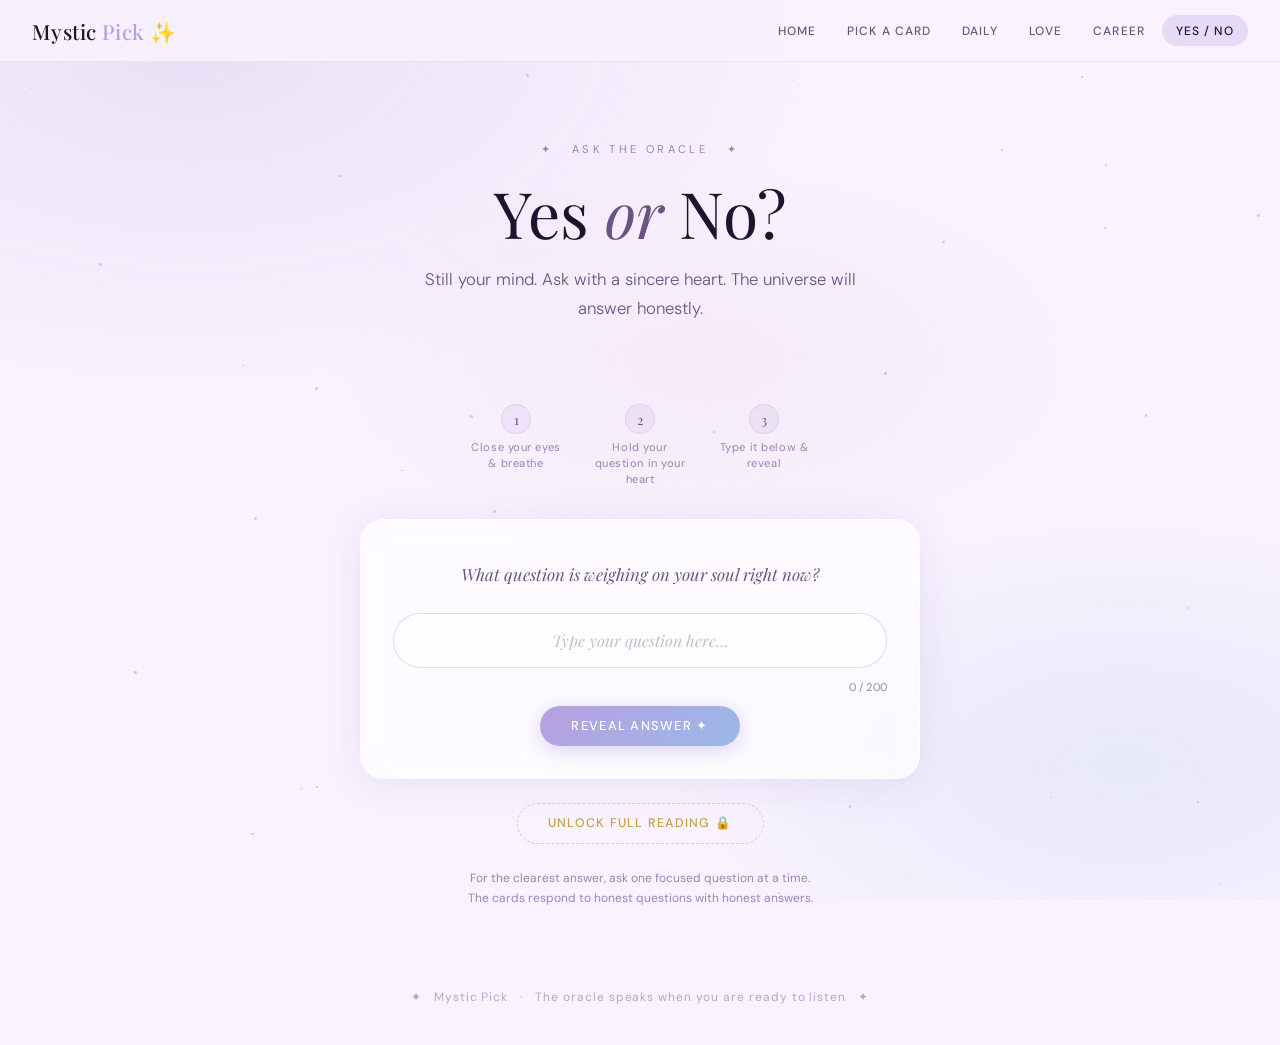
<file: yesno.html>
<!DOCTYPE html>
<html lang="en">
<head>
  <meta charset="UTF-8">
  <meta name="viewport" content="width=device-width, initial-scale=1.0">
  <title>Yes / No Oracle — Mystic Pick ✨</title>
  <link rel="stylesheet" href="style.css">
  <script defer src="https://cdn.vercel-insights.com/v1/script.js"></script>
  <style>
    .ritual-steps {
      display: flex;
      gap: 1.5rem;
      justify-content: center;
      flex-wrap: wrap;
      margin-bottom: 2rem;
    }

    .ritual-step {
      display: flex;
      flex-direction: column;
      align-items: center;
      gap: 0.4rem;
      width: 100px;
      text-align: center;
    }

    .ritual-step-num {
      width: 30px;
      height: 30px;
      border-radius: 50%;
      background: rgba(184,159,224,0.15);
      border: 1px solid rgba(184,159,224,0.3);
      display: flex;
      align-items: center;
      justify-content: center;
      font-family: var(--serif);
      font-size: 0.85rem;
      color: var(--ink2);
    }

    .ritual-step-text {
      font-size: 0.7rem;
      letter-spacing: 0.05em;
      color: var(--ink3);
      line-height: 1.4;
    }

    .yn-card-reveal {
      margin: 1.5rem 0;
      display: flex;
      justify-content: center;
    }

    .yn-reveal-card {
      width: 120px;
      height: 190px;
      perspective: 800px;
      cursor: default;
    }

    .yn-reveal-inner {
      width: 100%;
      height: 100%;
      position: relative;
      transform-style: preserve-3d;
      transition: transform 0.7s cubic-bezier(0.4,0,0.2,1);
    }

    .yn-reveal-card.flipped .yn-reveal-inner {
      transform: rotateY(180deg);
    }

    .yn-card-back {
      position: absolute;
      inset: 0;
      border-radius: 12px;
      backface-visibility: hidden;
      background: linear-gradient(150deg, #2a1a4a, #1e1438, #0f0a24);
      border: 1px solid rgba(184,159,224,0.3);
      display: flex;
      align-items: center;
      justify-content: center;
    }

    .yn-card-face {
      position: absolute;
      inset: 0;
      border-radius: 12px;
      backface-visibility: hidden;
      transform: rotateY(180deg);
      display: flex;
      align-items: center;
      justify-content: center;
      font-family: var(--serif);
      font-size: 2.2rem;
      font-weight: 400;
      letter-spacing: 0.06em;
    }

    .yn-card-face.yes   { background: linear-gradient(160deg,#e8fff4,#d0f0e0); color: #3a9a72; }
    .yn-card-face.no    { background: linear-gradient(160deg,#fff0f0,#f0d0d0); color: #9a4a4a; }
    .yn-card-face.maybe { background: linear-gradient(160deg,#fffae8,#f0e8c8); color: #9a7a30; }

    .pulsing-ring {
      width: 80px;
      height: 80px;
      border-radius: 50%;
      border: 1px solid rgba(184,159,224,0.35);
      display: flex;
      align-items: center;
      justify-content: center;
      animation: ringPulse 2s infinite;
    }

    @keyframes ringPulse {
      0%,100% { box-shadow: 0 0 0 0 rgba(184,159,224,0.3); }
      50%      { box-shadow: 0 0 0 12px rgba(184,159,224,0); }
    }

    .char-count {
      font-size: 0.7rem;
      color: var(--ink3);
      text-align: right;
      margin-top: -0.75rem;
      margin-bottom: 0.75rem;
    }
  </style>
</head>
<body>

<div id="star-field"></div>

<div class="suspense-overlay" id="suspense">
  <div class="suspense-glyph">🌀</div>
  <div class="suspense-text">Consulting the oracle…</div>
</div>

<nav>
  <a href="index.html" class="nav-brand">Mystic <span>Pick</span> ✨</a>
  <ul class="nav-links">
    <li><a href="index.html">Home</a></li>
    <li><a href="pick.html">Pick a Card</a></li>
    <li><a href="daily.html">Daily</a></li>
    <li><a href="love.html">Love</a></li>
    <li><a href="career.html">Career</a></li>
    <li><a href="yesno.html">Yes / No</a></li>
  </ul>
  <button class="burger" aria-label="Menu"><span></span><span></span><span></span></button>
</nav>

<div class="page">

  <!-- ASK SCREEN -->
  <div id="ask-screen">
    <section class="hero fade-in">
      <p class="eyebrow">✦ &nbsp; Ask the Oracle &nbsp; ✦</p>
      <h1 class="hero-title" style="font-size:clamp(2.2rem,6vw,4rem)">Yes <em>or</em> No?</h1>
      <p class="hero-sub">Still your mind. Ask with a sincere heart. The universe will answer honestly.</p>
    </section>

    <section class="section" style="padding-top:0">
      <div class="yn-wrap">

        <!-- Ritual steps -->
        <div class="ritual-steps fade-in-2">
          <div class="ritual-step">
            <div class="ritual-step-num">1</div>
            <div class="ritual-step-text">Close your eyes & breathe</div>
          </div>
          <div class="ritual-step">
            <div class="ritual-step-num">2</div>
            <div class="ritual-step-text">Hold your question in your heart</div>
          </div>
          <div class="ritual-step">
            <div class="ritual-step-num">3</div>
            <div class="ritual-step-text">Type it below & reveal</div>
          </div>
        </div>

        <div class="yn-input-box glass fade-in-3">
          <p class="yn-prompt">What question is weighing on your soul right now?</p>
          <input type="text" class="yn-input" id="yn-q"
                 placeholder="Type your question here…"
                 maxlength="200"
                 oninput="updateCharCount()">
          <div class="char-count"><span id="char-count">0</span> / 200</div>
          <button class="btn btn-primary" onclick="revealAnswer()" style="min-width:200px">
            Reveal Answer ✦
          </button>
        </div>

        <div class="btn-row" style="margin-top:1rem">
          <button class="btn btn-unlock" onclick="alert('Full readings coming soon ✨')">Unlock Full Reading 🔒</button>
        </div>

        <p style="text-align:center;font-size:0.75rem;color:var(--ink3);margin-top:1.5rem;line-height:1.7">
          For the clearest answer, ask one focused question at a time.<br>
          The cards respond to honest questions with honest answers.
        </p>
      </div>
    </section>
  </div>

  <!-- RESULT SCREEN -->
  <div id="result-screen" style="display:none">
    <section class="hero fade-in" style="padding-bottom:1rem">
      <p class="eyebrow">✦ &nbsp; The Oracle Speaks &nbsp; ✦</p>
      <h1 class="hero-title" style="font-size:clamp(2rem,5vw,3.5rem)">Your <em>Answer</em></h1>
    </section>

    <section class="section" style="padding-top:0">
      <div class="yn-wrap">
        <div class="yn-result-card glass" id="yn-result-card">
          <p class="yn-question" id="yn-question-display"></p>

          <!-- Card flip reveal -->
          <div class="yn-card-reveal">
            <div class="yn-reveal-card" id="yn-card">
              <div class="yn-card-back">
                <div class="pulsing-ring">
                  <svg width="40" height="40" viewBox="0 0 70 70" fill="none">
                    <circle cx="35" cy="35" r="28" stroke="rgba(184,159,224,0.5)" stroke-width="0.75"/>
                    <circle cx="35" cy="35" r="4" fill="rgba(184,159,224,0.6)"/>
                    <line x1="35" y1="7" x2="35" y2="63" stroke="rgba(184,159,224,0.3)" stroke-width="0.5"/>
                    <line x1="7" y1="35" x2="63" y2="35" stroke="rgba(184,159,224,0.3)" stroke-width="0.5"/>
                  </svg>
                </div>
              </div>
              <div class="yn-card-face" id="yn-card-face"></div>
            </div>
          </div>

          <div class="yn-answer" id="yn-answer"></div>
          <div class="result-rule"></div>
          <p class="yn-exp" id="yn-explanation"></p>
        </div>

        <div class="btn-row" style="margin-top:1.5rem">
          <button class="btn btn-primary" onclick="askAgain()">Ask Another Question</button>
          <button class="btn btn-ghost"   onclick="pickDifferent()">Draw a Card Instead</button>
        </div>

        <div style="text-align:center;margin-top:1rem">
          <button class="btn btn-unlock" onclick="alert('Coming soon ✨')">Unlock Full Reading 🔒</button>
        </div>
      </div>
    </section>

    <section class="section" style="padding-top:0;padding-bottom:3rem">
      <div class="divider"><i>✦</i></div>
      <div class="glass" style="max-width:520px;margin:0 auto;padding:1.75rem 2rem;text-align:center">
        <p style="font-size:0.68rem;letter-spacing:0.22em;text-transform:uppercase;color:var(--ink3);margin-bottom:0.75rem">A Reminder from the Oracle</p>
        <p style="font-family:var(--serif);font-size:1rem;font-style:italic;color:var(--ink2);line-height:1.85;font-weight:400" id="oracle-reminder"></p>
      </div>
    </section>
  </div>

</div>

<footer>✦ &nbsp; Mystic Pick &nbsp; · &nbsp; The oracle speaks when you are ready to listen &nbsp; ✦</footer>

<script src="deck.js"></script>
<script src="ui.js"></script>
<script>
  const ORACLE_REMINDERS = [
    "The cards reflect energy, not fate. What you do with the answer is always your choice.",
    "Asking the same question repeatedly clouds the reading. Trust the first answer you receive.",
    "The most honest questions receive the clearest answers. Ask from your truth, not your hope.",
    "Sometimes 'Maybe' is the universe asking you to look deeper before acting.",
    "A 'No' from the oracle is often a 'Not this way' — not a 'Never'.",
    "Your readiness to receive the answer shapes the clarity with which it arrives.",
  ];

  function updateCharCount() {
    const q = document.getElementById('yn-q').value;
    document.getElementById('char-count').textContent = q.length;
  }

  function revealAnswer() {
    const q = document.getElementById('yn-q').value.trim();
    if (!q) {
      const input = document.getElementById('yn-q');
      input.focus();
      input.style.boxShadow = '0 0 0 4px rgba(184,159,224,0.3)';
      setTimeout(() => { input.style.boxShadow = ''; }, 1500);
      return;
    }

    showSuspense(1400).then(() => {
      const result = pick(YESNO_ANSWERS);

      document.getElementById('yn-question-display').textContent = '"' + q + '"';

      // Set card face
      const face = document.getElementById('yn-card-face');
      face.textContent  = result.answer;
      face.className    = 'yn-card-face ' + result.type;

      // Set answer text
      const ans = document.getElementById('yn-answer');
      ans.textContent = result.answer;
      ans.className   = 'yn-answer ' + result.type;

      document.getElementById('yn-explanation').textContent = result.explanation;
      document.getElementById('oracle-reminder').textContent = pick(ORACLE_REMINDERS);

      document.getElementById('ask-screen').style.display    = 'none';
      document.getElementById('result-screen').style.display = 'block';
      window.scrollTo({ top: 0, behavior: 'smooth' });

      // Flip card with slight delay for drama
      setTimeout(() => {
        document.getElementById('yn-card').classList.add('flipped');
      }, 300);
    });
  }

  function askAgain() {
    document.getElementById('yn-q').value = '';
    document.getElementById('char-count').textContent = '0';
    document.getElementById('yn-card').classList.remove('flipped');
    document.getElementById('result-screen').style.display = 'none';
    document.getElementById('ask-screen').style.display    = 'block';
    window.scrollTo({ top: 0, behavior: 'smooth' });
  }

  function pickDifferent() {
    window.location.href = 'pick.html';
  }

  document.addEventListener('DOMContentLoaded', () => {
    document.getElementById('yn-q').addEventListener('keydown', e => {
      if (e.key === 'Enter') revealAnswer();
    });
  });
</script>
</body>
</html>
</file>
<file: style.css>
@import url('https://fonts.googleapis.com/css2?family=Playfair+Display:ital,wght@0,400;0,500;1,400;1,500&family=DM+Sans:wght@300;400;500&display=swap');

/* ═══════════════════════════════════════════ */
/*  MYSTIC PICK — Master Stylesheet           */
/* ═══════════════════════════════════════════ */

:root {
  --bg:       #f8f3fe;
  --bg2:      #efe7fa;
  --surface:  rgba(255,255,255,0.68);
  --ink:      #1e1430;
  --ink2:     #6b5484;
  --ink3:     #9b83bb;
  --accent:   #b89fe0;
  --accent2:  #e8b4d4;
  --accent3:  #9ab8e8;
  --gold:     #c8a04a;
  --rose:     #d4789a;
  --teal:     #78adb8;
  --glow:     rgba(184,159,224,0.4);
  --r:        16px;
  --r-lg:     24px;
  --serif:    'Playfair Display', Georgia, serif;
  --sans:     'DM Sans', sans-serif;
  --shadow:   0 4px 40px rgba(120,80,180,0.12);
  --shadow-lg:0 12px 60px rgba(120,80,180,0.2);
}

*, *::before, *::after { box-sizing: border-box; margin: 0; padding: 0; }
html { scroll-behavior: smooth; font-size: 16px; }

body {
  font-family: var(--sans);
  background: var(--bg);
  color: var(--ink);
  min-height: 100vh;
  overflow-x: hidden;
}

/* Ambient background layers */
body::before {
  content: '';
  position: fixed;
  inset: 0;
  background:
    radial-gradient(ellipse 90% 70% at 15% 5%,  rgba(184,159,224,0.22) 0%, transparent 55%),
    radial-gradient(ellipse 70% 55% at 88% 85%,  rgba(154,184,232,0.18) 0%, transparent 50%),
    radial-gradient(ellipse 60% 45% at 55% 40%,  rgba(232,180,212,0.14) 0%, transparent 50%);
  pointer-events: none;
  z-index: 0;
}

.page { position: relative; z-index: 1; }

/* ─── STARS ──────────────────────────────── */
#star-field {
  position: fixed;
  inset: 0;
  pointer-events: none;
  z-index: 0;
  overflow: hidden;
}

.star-dot {
  position: absolute;
  border-radius: 50%;
  background: rgba(200,170,240,0.7);
  animation: twinkle var(--dur,3s) infinite var(--delay,0s);
}

@keyframes twinkle {
  0%,100% { opacity: 0.15; transform: scale(1); }
  50%      { opacity: 0.9;  transform: scale(1.3); }
}

/* ─── NAV ────────────────────────────────── */
nav {
  position: sticky;
  top: 0;
  z-index: 200;
  display: flex;
  align-items: center;
  justify-content: space-between;
  padding: 0 2rem;
  height: 62px;
  backdrop-filter: blur(18px);
  -webkit-backdrop-filter: blur(18px);
  background: rgba(248,243,254,0.85);
  border-bottom: 1px solid rgba(184,159,224,0.2);
}

.nav-brand {
  font-family: var(--serif);
  font-size: 1.3rem;
  font-weight: 500;
  color: var(--ink);
  text-decoration: none;
  letter-spacing: 0.02em;
}

.nav-brand span { color: var(--accent); }

.nav-links {
  display: flex;
  align-items: center;
  gap: 0.15rem;
  list-style: none;
}

.nav-links a {
  display: block;
  font-size: 0.75rem;
  font-weight: 500;
  letter-spacing: 0.09em;
  text-transform: uppercase;
  color: var(--ink2);
  text-decoration: none;
  padding: 0.45rem 0.9rem;
  border-radius: 50px;
  transition: background 0.2s, color 0.2s;
}

.nav-links a:hover { background: rgba(184,159,224,0.18); color: var(--ink); }
.nav-links a.active { background: rgba(184,159,224,0.28); color: var(--ink); }

.burger {
  display: none;
  background: none;
  border: none;
  cursor: pointer;
  padding: 6px;
  flex-direction: column;
  gap: 5px;
}

.burger span {
  display: block;
  width: 22px;
  height: 1.5px;
  background: var(--ink2);
  border-radius: 2px;
  transition: all 0.3s;
}

/* ─── HERO ───────────────────────────────── */
.hero {
  text-align: center;
  padding: 5rem 2rem 2.5rem;
}

.eyebrow {
  font-size: 0.7rem;
  letter-spacing: 0.3em;
  text-transform: uppercase;
  color: var(--ink3);
  margin-bottom: 1.4rem;
}

.hero-title {
  font-family: var(--serif);
  font-size: clamp(3rem, 8vw, 5.5rem);
  font-weight: 400;
  line-height: 1.08;
  color: var(--ink);
  margin-bottom: 1.1rem;
}

.hero-title em { font-style: italic; color: var(--ink2); }

.hero-sub {
  font-size: 1.05rem;
  font-weight: 300;
  color: var(--ink2);
  max-width: 440px;
  margin: 0 auto 2.5rem;
  line-height: 1.75;
}

/* ─── DIVIDER ────────────────────────────── */
.divider {
  display: flex;
  align-items: center;
  gap: 1rem;
  max-width: 240px;
  margin: 0 auto 2rem;
}

.divider::before, .divider::after {
  content: '';
  flex: 1;
  height: 1px;
  background: linear-gradient(to right, transparent, rgba(184,159,224,0.4), transparent);
}

.divider i { font-size: 0.75rem; color: var(--accent); font-style: normal; }

/* ─── SECTION ────────────────────────────── */
.section {
  max-width: 920px;
  margin: 0 auto;
  padding: 2rem 1.5rem 3rem;
}

.sec-title {
  font-family: var(--serif);
  font-size: clamp(1.5rem, 3.5vw, 2rem);
  font-weight: 400;
  color: var(--ink);
  text-align: center;
  margin-bottom: 0.5rem;
}

.sec-sub {
  font-size: 0.85rem;
  color: var(--ink3);
  text-align: center;
  font-weight: 300;
  letter-spacing: 0.04em;
  margin-bottom: 2.5rem;
}

/* ─── GLASS CARD ─────────────────────────── */
.glass {
  background: var(--surface);
  backdrop-filter: blur(14px);
  -webkit-backdrop-filter: blur(14px);
  border: 1px solid rgba(255,255,255,0.7);
  border-radius: var(--r-lg);
  box-shadow: var(--shadow);
}

/* ─── TAROT CARD COMPONENT ───────────────── */
.cards-row {
  display: flex;
  gap: 1.2rem;
  justify-content: center;
  flex-wrap: wrap;
  padding: 1.5rem 0 0.5rem;
}

.card-slot {
  width: 155px;
  height: 250px;
  perspective: 1000px;
  cursor: pointer;
  flex-shrink: 0;
}

.card-slot.selected { pointer-events: none; }

.card-inner {
  width: 100%;
  height: 100%;
  position: relative;
  transform-style: preserve-3d;
  transition: transform 0.75s cubic-bezier(0.4, 0, 0.2, 1);
}

/* hover: lift + lean */
.card-slot:not(.selected):hover .card-inner {
  transform: translateY(-12px) rotateY(8deg) rotateZ(-1.5deg);
}

/* After flip: hover just lifts */
.card-slot.selected .card-inner    { transform: rotateY(180deg); }

/* Shake before flip for drama */
@keyframes cardShake {
  0%,100% { transform: translateX(0); }
  20%     { transform: translateX(-5px) rotate(-1deg); }
  40%     { transform: translateX(5px) rotate(1deg); }
  60%     { transform: translateX(-4px); }
  80%     { transform: translateX(4px); }
}

.card-slot.shaking .card-inner { animation: cardShake 0.4s ease; }

.card-face {
  position: absolute;
  inset: 0;
  border-radius: 14px;
  backface-visibility: hidden;
  -webkit-backface-visibility: hidden;
  display: flex;
  flex-direction: column;
  align-items: center;
  justify-content: center;
  padding: 1rem;
}

/* BACK: ornate but no text */
.card-back {
  background: linear-gradient(150deg, #2a1a4a 0%, #1e1438 40%, #0f0a24 100%);
  border: 1px solid rgba(184,159,224,0.35);
  box-shadow: 0 8px 40px rgba(100,60,160,0.4), inset 0 1px 0 rgba(255,255,255,0.08);
}

.card-back-art {
  width: 88px;
  height: 128px;
  border: 1px solid rgba(184,159,224,0.3);
  border-radius: 8px;
  display: flex;
  align-items: center;
  justify-content: center;
  position: relative;
  background: radial-gradient(ellipse at center, rgba(184,159,224,0.12) 0%, transparent 70%);
}

/* SVG mandala */
.card-back-art svg {
  width: 70px;
  height: 70px;
  opacity: 0.55;
}

/* glow dot grid pattern via CSS */
.card-back::before {
  content: '';
  position: absolute;
  inset: 8px;
  border-radius: 10px;
  border: 1px solid rgba(184,159,224,0.15);
  pointer-events: none;
}

/* hover glow aura on back */
.card-slot:not(.selected):hover .card-back {
  box-shadow: 0 8px 40px rgba(100,60,160,0.4),
              0 0 30px rgba(184,159,224,0.25),
              inset 0 1px 0 rgba(255,255,255,0.08);
}

/* FRONT */
.card-front {
  background: linear-gradient(160deg, #fdf8ff 0%, #f5ecff 55%, #fde8f4 100%);
  border: 1px solid rgba(184,159,224,0.3);
  box-shadow: 0 8px 40px rgba(100,60,160,0.15);
  transform: rotateY(180deg);
  text-align: center;
  gap: 0.6rem;
}

.card-front-glyph { font-size: 2.4rem; line-height: 1; }

.card-front-name {
  font-family: var(--serif);
  font-size: 1rem;
  font-weight: 500;
  color: var(--ink2);
  line-height: 1.2;
}

.card-front-pos {
  font-size: 0.62rem;
  letter-spacing: 0.15em;
  text-transform: uppercase;
  color: var(--ink3);
  border: 1px solid rgba(184,159,224,0.35);
  padding: 3px 10px;
  border-radius: 50px;
}

.card-front-pos.rev { color: var(--rose); border-color: rgba(212,120,154,0.35); }

/* ─── RESULT PANEL ───────────────────────── */
.result-panel {
  max-width: 540px;
  margin: 0 auto;
  text-align: center;
  animation: fadeUp 0.6s ease both;
}

.result-card {
  padding: 2.5rem 2rem 2rem;
  margin-bottom: 1.5rem;
}

.result-emoji { font-size: 3.8rem; display: block; margin-bottom: 0.8rem; }

.result-card-name {
  font-family: var(--serif);
  font-size: 2rem;
  font-weight: 400;
  color: var(--ink);
  margin-bottom: 0.4rem;
}

.result-orientation {
  display: inline-block;
  font-size: 0.68rem;
  letter-spacing: 0.18em;
  text-transform: uppercase;
  padding: 4px 14px;
  border-radius: 50px;
  margin-bottom: 1.2rem;
}

.result-orientation.up { background: rgba(120,173,184,0.12); color: var(--teal); border: 1px solid rgba(120,173,184,0.3); }
.result-orientation.rev { background: rgba(212,120,154,0.1); color: var(--rose); border: 1px solid rgba(212,120,154,0.3); }

.result-rule {
  width: 50px;
  height: 1px;
  background: linear-gradient(to right, transparent, var(--accent), transparent);
  margin: 0 auto 1.4rem;
}

.result-msg {
  font-size: 1rem;
  line-height: 1.9;
  color: var(--ink2);
  font-weight: 300;
}

.result-keyword {
  display: inline-block;
  margin-top: 1.3rem;
  font-size: 0.65rem;
  letter-spacing: 0.2em;
  text-transform: uppercase;
  color: var(--ink3);
  padding: 5px 16px;
  border-radius: 50px;
  border: 1px solid rgba(184,159,224,0.4);
  background: rgba(184,159,224,0.08);
}

/* ─── BUTTONS ────────────────────────────── */
.btn {
  display: inline-block;
  font-family: var(--sans);
  font-size: 0.8rem;
  font-weight: 500;
  letter-spacing: 0.1em;
  text-transform: uppercase;
  padding: 0.72rem 1.9rem;
  border-radius: 50px;
  cursor: pointer;
  text-decoration: none;
  border: none;
  transition: all 0.2s;
}

.btn:active { transform: scale(0.97); }

.btn-primary {
  background: linear-gradient(135deg, #b89fe0 0%, #9ab8e8 100%);
  color: #fff;
  box-shadow: 0 4px 20px rgba(150,130,210,0.35);
}

.btn-primary:hover { transform: translateY(-2px); box-shadow: 0 8px 28px rgba(150,130,210,0.5); }

.btn-ghost {
  background: transparent;
  color: var(--ink2);
  border: 1px solid rgba(184,159,224,0.45);
}

.btn-ghost:hover { background: rgba(184,159,224,0.1); }

.btn-unlock {
  background: transparent;
  color: var(--gold);
  border: 1px dashed rgba(200,160,74,0.45);
  font-size: 0.78rem;
}

.btn-unlock:hover { background: rgba(200,160,74,0.07); transform: none; box-shadow: none; }

.btn-row {
  display: flex;
  flex-wrap: wrap;
  gap: 0.75rem;
  justify-content: center;
}

/* ─── HOME NAV CARDS ──────────────────────── */
.feature-grid {
  display: grid;
  grid-template-columns: repeat(auto-fit, minmax(175px, 1fr));
  gap: 1rem;
}

.feature-card {
  padding: 2.2rem 1.4rem 1.8rem;
  border-radius: var(--r-lg);
  text-align: center;
  text-decoration: none;
  color: var(--ink);
  display: flex;
  flex-direction: column;
  align-items: center;
  gap: 0.7rem;
  transition: transform 0.25s, box-shadow 0.25s;
  cursor: pointer;
}

.feature-card:hover {
  transform: translateY(-7px);
  box-shadow: var(--shadow-lg);
}

.feature-card-icon { font-size: 2.4rem; }
.feature-card-title { font-family: var(--serif); font-size: 1.15rem; font-weight: 500; }
.feature-card-desc  { font-size: 0.8rem; color: var(--ink3); font-weight: 300; line-height: 1.5; }

/* ─── MESSAGE CARDS ───────────────────────── */
.msg-list { display: grid; gap: 1rem; }

.msg-card {
  padding: 1.8rem 1.6rem;
  border-radius: var(--r-lg);
  display: flex;
  gap: 1.3rem;
  align-items: flex-start;
}

.msg-icon { font-size: 1.7rem; flex-shrink: 0; padding-top: 0.1rem; }
.msg-label { font-size: 0.63rem; letter-spacing: 0.2em; text-transform: uppercase; color: var(--ink3); margin-bottom: 0.35rem; }
.msg-title { font-family: var(--serif); font-size: 1.15rem; font-weight: 500; color: var(--ink); margin-bottom: 0.5rem; }
.msg-text  { font-size: 0.9rem; color: var(--ink2); line-height: 1.85; font-weight: 300; }
.msg-kw    { display: inline-block; margin-top: 0.6rem; font-size: 0.62rem; letter-spacing: 0.15em; text-transform: uppercase; color: var(--ink3); border: 1px solid rgba(184,159,224,0.3); padding: 3px 12px; border-radius: 50px; }

/* ─── DAILY ───────────────────────────────── */
.daily-card {
  max-width: 580px;
  margin: 0 auto;
  padding: 3rem 2.5rem;
  text-align: center;
}

.daily-date  { font-size: 0.7rem; letter-spacing: 0.22em; text-transform: uppercase; color: var(--ink3); margin-bottom: 1.6rem; }
.daily-icon  { font-size: 4rem; display: block; margin-bottom: 1.1rem; }
.daily-title { font-family: var(--serif); font-size: 2rem; font-weight: 400; color: var(--ink); margin-bottom: 1rem; }
.daily-msg   { font-family: var(--serif); font-size: 1.05rem; font-style: italic; color: var(--ink2); line-height: 2; font-weight: 400; }
.daily-aff   { margin-top: 1.5rem; font-size: 0.72rem; letter-spacing: 0.2em; text-transform: uppercase; color: var(--gold); }

/* ─── YES/NO ──────────────────────────────── */
.yn-wrap { max-width: 560px; margin: 0 auto; }

.yn-input-box {
  padding: 2.5rem 2rem 2rem;
  margin-bottom: 1.5rem;
  text-align: center;
}

.yn-prompt {
  font-family: var(--serif);
  font-size: 1.05rem;
  font-style: italic;
  color: var(--ink2);
  font-weight: 400;
  margin-bottom: 1.5rem;
  line-height: 1.7;
}

.yn-input {
  width: 100%;
  padding: 1rem 1.5rem;
  font-family: var(--serif);
  font-size: 1rem;
  font-style: italic;
  color: var(--ink);
  background: rgba(255,255,255,0.7);
  border: 1px solid rgba(184,159,224,0.4);
  border-radius: 50px;
  outline: none;
  text-align: center;
  margin-bottom: 1.5rem;
  transition: border-color 0.2s, box-shadow 0.2s;
}

.yn-input::placeholder { color: rgba(107,84,132,0.4); }
.yn-input:focus { border-color: rgba(184,159,224,0.8); box-shadow: 0 0 0 4px rgba(184,159,224,0.15); }

.yn-result-card { padding: 2.5rem 2rem; text-align: center; }

.yn-question {
  font-family: var(--serif);
  font-style: italic;
  font-size: 0.95rem;
  color: var(--ink3);
  margin-bottom: 1.5rem;
  line-height: 1.6;
}

.yn-answer {
  font-family: var(--serif);
  font-size: 4rem;
  font-weight: 400;
  letter-spacing: 0.08em;
  margin-bottom: 0.75rem;
}

.yn-answer.yes   { color: #7ab89a; }
.yn-answer.no    { color: #c08a8a; }
.yn-answer.maybe { color: #b8a070; }

.yn-exp {
  font-size: 0.95rem;
  color: var(--ink2);
  line-height: 1.85;
  font-weight: 300;
  max-width: 400px;
  margin: 0 auto;
}

/* ─── UNLOCK SECTION ──────────────────────── */
.unlock-strip {
  margin: 0 auto;
  max-width: 560px;
  padding: 2rem 2rem;
  text-align: center;
  margin-bottom: 3rem;
}

.unlock-strip h3 {
  font-family: var(--serif);
  font-size: 1.4rem;
  font-weight: 400;
  color: var(--ink);
  margin-bottom: 0.5rem;
}

.unlock-strip p {
  font-size: 0.85rem;
  color: var(--ink3);
  margin-bottom: 1.2rem;
  font-weight: 300;
}

/* ─── FOOTER ──────────────────────────────── */
footer {
  text-align: center;
  padding: 2rem 2rem 2.5rem;
  font-size: 0.75rem;
  color: var(--ink3);
  letter-spacing: 0.08em;
  opacity: 0.7;
}

/* ─── ANIMATIONS ──────────────────────────── */
@keyframes fadeUp {
  from { opacity: 0; transform: translateY(20px); }
  to   { opacity: 1; transform: translateY(0); }
}

@keyframes fadeIn  { from { opacity: 0; } to { opacity: 1; } }
@keyframes scaleIn { from { opacity:0; transform:scale(0.92); } to { opacity:1; transform:scale(1); } }

.fade-in   { animation: fadeUp 0.7s ease both; }
.fade-in-2 { animation: fadeUp 0.7s 0.15s ease both; }
.fade-in-3 { animation: fadeUp 0.7s 0.30s ease both; }
.fade-in-4 { animation: fadeUp 0.7s 0.45s ease both; }

/* ─── PROGRESS / SUSPENSE ─────────────────── */
.suspense-overlay {
  position: fixed;
  inset: 0;
  z-index: 500;
  display: flex;
  align-items: center;
  justify-content: center;
  background: rgba(30,20,48,0.88);
  backdrop-filter: blur(8px);
  opacity: 0;
  pointer-events: none;
  transition: opacity 0.4s;
  flex-direction: column;
  gap: 1.5rem;
}

.suspense-overlay.active { opacity: 1; pointer-events: all; }

.suspense-glyph {
  font-size: 3rem;
  animation: scaleIn 0.5s ease both, spin 4s linear infinite;
}

@keyframes spin { from { transform: rotate(0deg); } to { transform: rotate(360deg); } }

.suspense-text {
  font-family: var(--serif);
  font-style: italic;
  font-size: 1.1rem;
  color: rgba(200,170,240,0.85);
  letter-spacing: 0.05em;
}

/* ─── MOBILE ──────────────────────────────── */
@media (max-width: 640px) {
  .nav-links { display: none; }
  .nav-links.open {
    display: flex;
    flex-direction: column;
    position: absolute;
    top: 62px;
    left: 0; right: 0;
    background: rgba(248,243,254,0.97);
    backdrop-filter: blur(16px);
    border-bottom: 1px solid rgba(184,159,224,0.2);
    padding: 0.75rem 1rem;
    z-index: 100;
    gap: 0.25rem;
  }

  .nav-links.open a { padding: 0.65rem 1rem; }
  .burger { display: flex; }

  .card-slot { width: 118px; height: 193px; }
  .card-back-art { width: 68px; height: 100px; }
  .card-back-art svg { width: 54px; height: 54px; }

  .hero   { padding: 3rem 1.25rem 2rem; }
  .section { padding: 1.5rem 1rem 2.5rem; }
  .daily-card { padding: 2rem 1.5rem; }
  .msg-card { flex-direction: column; gap: 0.6rem; }
  .feature-grid { grid-template-columns: repeat(2, 1fr); }
}
</file>
